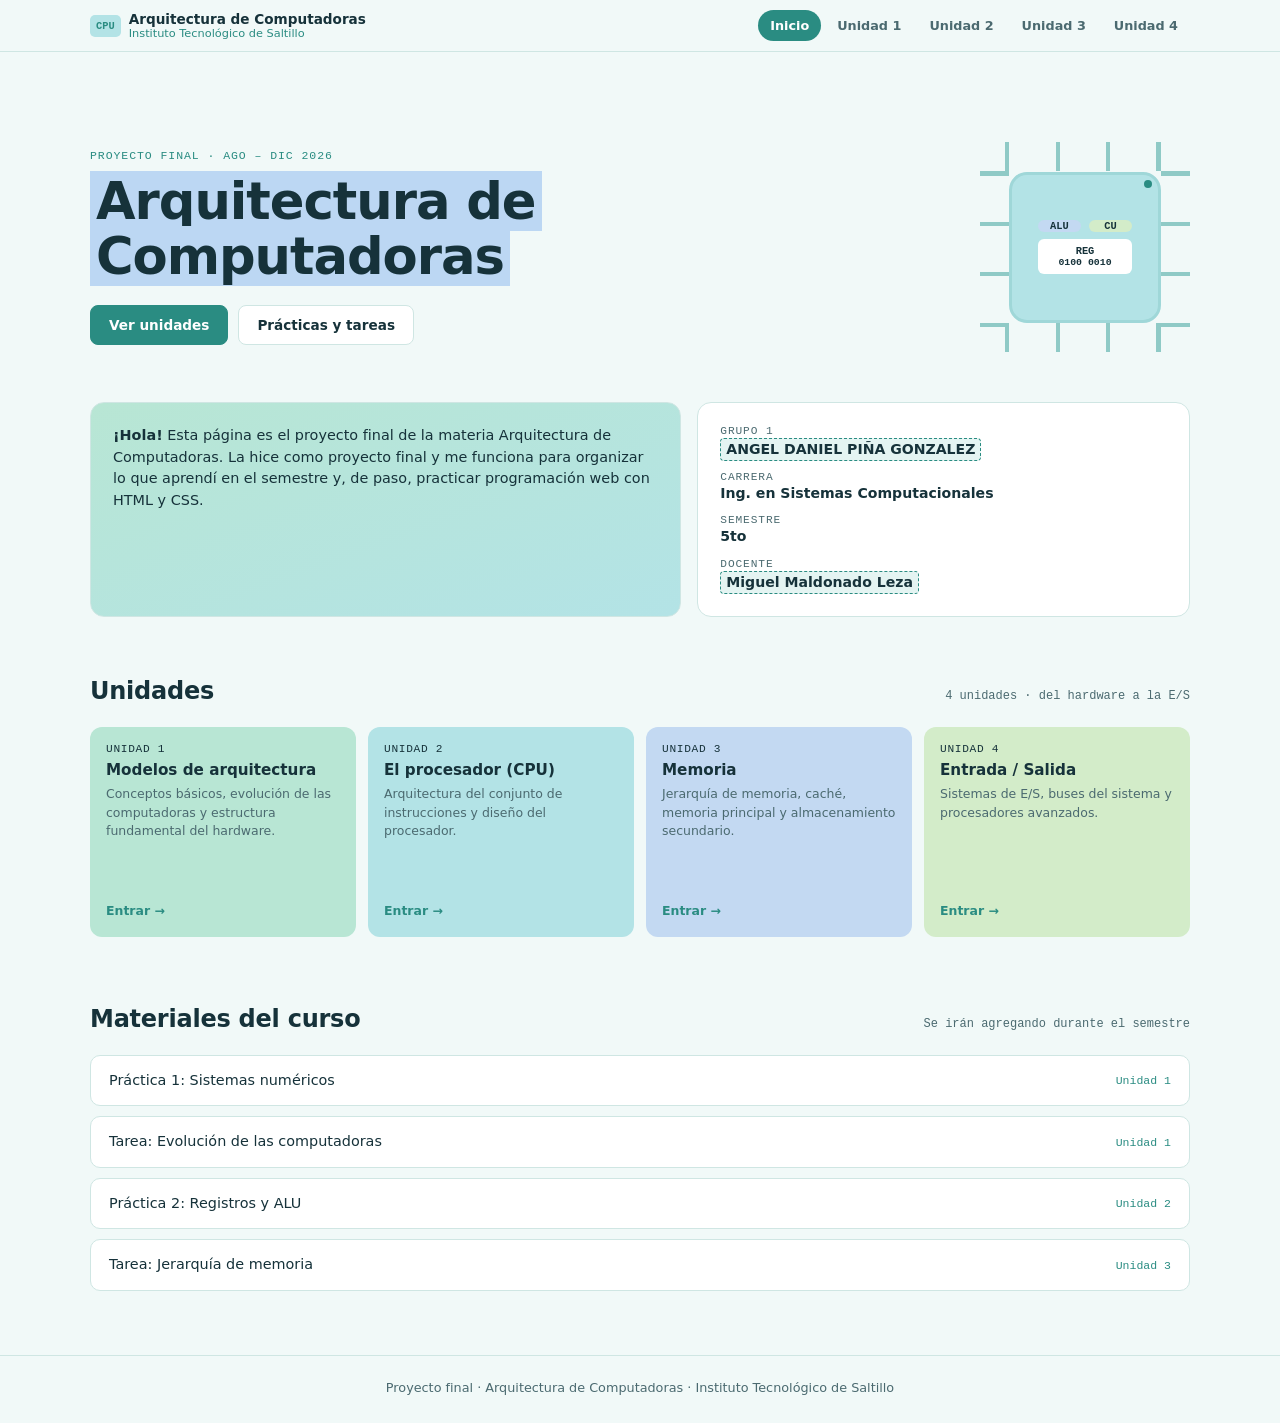
<file: index.html>
<!DOCTYPE html>
<html lang="es">
<head>
<meta charset="UTF-8">
<meta name="viewport" content="width=device-width, initial-scale=1">
<title>Arquitectura de Computadoras</title>
<link rel="stylesheet" href="style.css">
</head>
<body>

<header>
  <div class="wrap">
    <a class="brand" href="#inicio"><span class="logo">CPU</span><span>Arquitectura de Computadoras<small>Instituto Tecnológico de Saltillo</small></span></a>
    <nav id="menu">
      <a href="#inicio" class="active">Inicio</a>
      <a href="#unidades">Unidad 1</a>
      <a href="#unidades">Unidad 2</a>
      <a href="#unidades">Unidad 3</a>
      <a href="#unidades">Unidad 4</a>
    </nav>
  </div>
</header>

<main>
  <section class="hero" id="inicio">
    <div class="wrap">
      <div>
        <p class="tag">PROYECTO FINAL · AGO – DIC 2026</p>
        <h1><span>Arquitectura de Computadoras</span></h1>
        <div class="btns">
          <a class="btn main" href="#unidades">Ver unidades</a>
          <a class="btn" href="#materiales">Prácticas y tareas</a>
        </div>
      </div>
      <div class="chip" aria-hidden="true">
        <div class="pins"></div>
        <div class="die">
          <div class="alu">ALU</div><div class="cu">CU</div>
          <div class="reg">REG<b id="bits">0100 0001</b></div>
        </div>
        <i class="dot"></i>
      </div>
    </div>
  </section>

  <div class="wrap">
    <section class="intro">
      <div class="box about">
        <p><b>¡Hola!</b> Esta página es el proyecto final de la materia Arquitectura de Computadoras. La hice como proyecto final y me funciona para organizar lo que aprendí en el semestre y, de paso, practicar programación web con HTML y CSS.</p>
      </div>
      <dl class="box data">
        <dt>GRUPO 1</dt><dd class="hl">ANGEL DANIEL PIÑA GONZALEZ</dd>
        <dt>CARRERA</dt><dd>Ing. en Sistemas Computacionales</dd>
        <dt>SEMESTRE</dt><dd>5to</dd>
        <dt>DOCENTE</dt><dd class="hl">Miguel Maldonado Leza</dd>
      </dl>
    </section>

    <section id="unidades">
      <div class="head"><h2>Unidades</h2><p>4 unidades · del hardware a la E/S</p></div>
      <div class="grid">
        <a class="card u1" href="#"><small>UNIDAD 1</small><h3>Modelos de arquitectura</h3><p>Conceptos básicos, evolución de las computadoras y estructura fundamental del hardware.</p><span class="go">Entrar →</span></a>
        <a class="card u2" href="#"><small>UNIDAD 2</small><h3>El procesador (CPU)</h3><p>Arquitectura del conjunto de instrucciones y diseño del procesador.</p><span class="go">Entrar →</span></a>
        <a class="card u3" href="#"><small>UNIDAD 3</small><h3>Memoria</h3><p>Jerarquía de memoria, caché, memoria principal y almacenamiento secundario.</p><span class="go">Entrar →</span></a>
        <a class="card u4" href="#"><small>UNIDAD 4</small><h3>Entrada / Salida</h3><p>Sistemas de E/S, buses del sistema y procesadores avanzados.</p><span class="go">Entrar →</span></a>
      </div>
    </section>

    <section id="materiales">
      <div class="head"><h2>Materiales del curso</h2><p>Se irán agregando durante el semestre</p></div>
      <div class="list" id="lista"></div>
    </section>
  </div>
</main>

<footer>Proyecto final · Arquitectura de Computadoras · Instituto Tecnológico de Saltillo</footer>

<script src="script.js"></script>
</body>
</html>
</file>
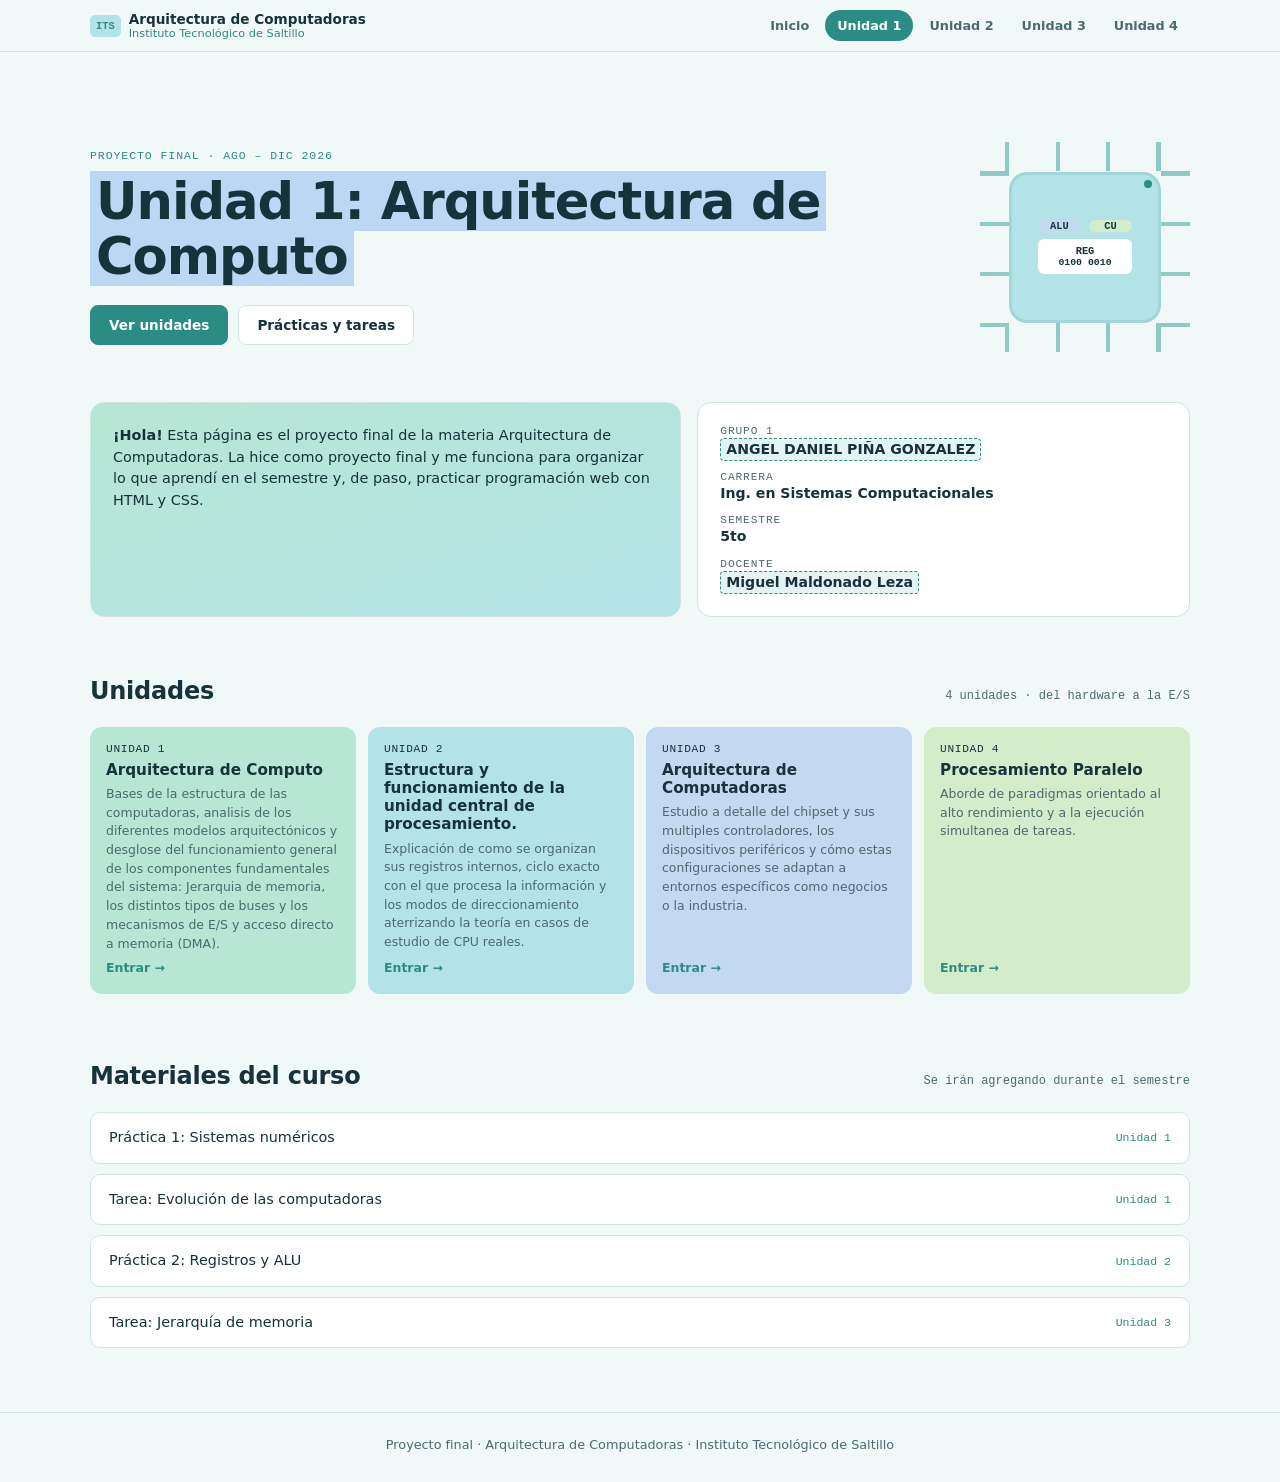
<file: unidad1.html>
<!DOCTYPE html>
<html lang="es">
<head>
<meta charset="UTF-8">
<meta name="viewport" content="width=device-width, initial-scale=1">
<title>Unidad 1</title>
<link rel="stylesheet" href="style.css">
</head>
<body>

<header>
  <div class="wrap">
    <a class="brand" href="#inicio"><span class="logo">ITS</span><span>Arquitectura de Computadoras<small>Instituto Tecnológico de Saltillo</small></span></a>
    <nav id="menu">
      <a href="index.html" >Inicio</a>
      <a href="#inicio" class="active">Unidad 1</a>
      <a href="#unidades">Unidad 2</a>
      <a href="#unidades">Unidad 3</a>
      <a href="#unidades">Unidad 4</a>
    </nav>
  </div>
</header>

<main>
  <section class="hero" id="inicio">
    <div class="wrap">
      <div>
        <p class="tag">PROYECTO FINAL · AGO – DIC 2026</p>
        <h1><span>Unidad 1: Arquitectura de Computo</span></h1>
        <div class="btns">
          <a class="btn main" href="#unidades">Ver unidades</a>
          <a class="btn" href="#materiales">Prácticas y tareas</a>
        </div>
      </div>
      <div class="chip" aria-hidden="true">
        <div class="pins"></div>
        <div class="die">
          <div class="alu">ALU</div><div class="cu">CU</div>
          <div class="reg">REG<b id="bits">0100 0001</b></div>
        </div>
        <i class="dot"></i>
      </div>
    </div>
  </section>

  <div class="wrap">
    <section class="intro">
      <div class="box about">
        <p><b>¡Hola!</b> Esta página es el proyecto final de la materia Arquitectura de Computadoras. La hice como proyecto final y me funciona para organizar lo que aprendí en el semestre y, de paso, practicar programación web con HTML y CSS.</p>
      </div>
      <dl class="box data">
        <dt>GRUPO 1</dt><dd class="hl">ANGEL DANIEL PIÑA GONZALEZ</dd>
        <dt>CARRERA</dt><dd>Ing. en Sistemas Computacionales</dd>
        <dt>SEMESTRE</dt><dd>5to</dd>
        <dt>DOCENTE</dt><dd class="hl">Miguel Maldonado Leza</dd>
      </dl>
    </section>

    <section id="unidades">
      <div class="head"><h2>Unidades</h2><p>4 unidades · del hardware a la E/S</p></div>
      <div class="grid">
        <a class="card u1" href="#"><small>UNIDAD 1</small><h3>Arquitectura de Computo</h3><p>Bases de la estructura de las computadoras, analisis de los diferentes modelos arquitectónicos
          y desglose del funcionamiento general de los componentes fundamentales del sistema: Jerarquia de memoria, los distintos tipos de buses y
          los mecanismos de E/S y acceso directo a memoria (DMA).
        </p><span class="go">Entrar →</span></a>
        <a class="card u2" href="#"><small>UNIDAD 2</small><h3>Estructura y funcionamiento de la unidad central de procesamiento.</h3>
          <p>Explicación de como se organizan sus registros internos, ciclo exacto con el que procesa  la información y
            los modos  de direccionamiento aterrizando la teoría en casos de estudio de CPU reales.
          </p><span class="go">Entrar →</span></a>
        <a class="card u3" href="#"><small>UNIDAD 3</small><h3>Arquitectura de Computadoras</h3>
          <p>Estudio a detalle del chipset y sus multiples controladores, los dispositivos periféricos y cómo 
            estas configuraciones se adaptan a entornos específicos como negocios o la industria.
          </p><span class="go">Entrar →</span></a>
        <a class="card u4" href="#"><small>UNIDAD 4</small><h3>Procesamiento Paralelo</h3>
          <p>Aborde de paradigmas orientado al alto rendimiento y a la ejecución simultanea de tareas.</p><span class="go">Entrar →</span></a>
      </div>
    </section>

    <section id="materiales">
      <div class="head"><h2>Materiales del curso</h2><p>Se irán agregando durante el semestre</p></div>
      <div class="list" id="lista"></div>
    </section>
  </div>
</main>

<footer>Proyecto final · Arquitectura de Computadoras · Instituto Tecnológico de Saltillo</footer>

<script src="script.js"></script>
</body>
</html>
</file>
<file: style.css>
:root{
  --bg:#f1f9f8; --ink:#16323a; --muted:#4b6a70; --teal:#2a8c82; --line:#cfe6e3;
  --c1:#b8e6d4; --c2:#b3e3e6; --c3:#c3d9f2; --c4:#d3ecc9; --card:#fff;
  --sans:"Plus Jakarta Sans","Segoe UI",system-ui,sans-serif;
  --mono:"JetBrains Mono",ui-monospace,Consolas,monospace;
}

*{box-sizing:border-box;margin:0}
html{scroll-behavior:smooth;scroll-padding-top:70px}
body{font-family:var(--sans);background:var(--bg);color:var(--ink);line-height:1.5;min-height:100vh}
a{color:inherit;text-decoration:none}
:focus-visible{outline:3px solid var(--teal);outline-offset:2px}
.wrap{width:min(1100px,92%);margin-inline:auto}

header{position:sticky;top:0;z-index:10;background:rgba(241,249,248,.92);backdrop-filter:blur(8px);border-bottom:1px solid var(--line)}
header .wrap{display:flex;align-items:center;justify-content:space-between;gap:12px;padding:10px 0;flex-wrap:wrap}
.brand{display:flex;align-items:center;gap:8px;font-weight:700;font-size:.85rem;line-height:1.2}
.brand small{display:block;font-weight:500;color:var(--teal)}
.logo{background:var(--c2);color:var(--teal);font:700 .65rem var(--mono);padding:5px 6px;border-radius:5px}
nav{display:flex;gap:4px;flex-wrap:wrap}
nav a{padding:6px 12px;border-radius:99px;font-size:.8rem;font-weight:600;color:var(--muted)}
nav a:hover{color:var(--ink)}
nav a.active{background:var(--teal);color:#fff}

.hero{padding:clamp(40px,8vw,90px) 0 clamp(30px,5vw,50px)}
.hero .wrap{display:grid;grid-template-columns:1fr auto;align-items:center;gap:32px}
.tag{font:500 .72rem var(--mono);letter-spacing:.08em;color:var(--teal);margin-bottom:12px}
h1{font-size:clamp(2rem,5vw,3.2rem);line-height:1.08;letter-spacing:-.02em;margin-bottom:20px}
h1 span{background:#bcd7f3;padding:0 6px;box-decoration-break:clone;-webkit-box-decoration-break:clone}
.btns{display:flex;gap:10px;flex-wrap:wrap}
.btn{padding:9px 18px;border-radius:8px;font-weight:700;font-size:.85rem;border:1px solid var(--line);background:#fff;cursor:pointer;transition:transform .15s}
.btn:hover{transform:translateY(-2px)}
.btn.main{background:var(--teal);border-color:var(--teal);color:#fff}


.chip{width:clamp(150px,20vw,210px);aspect-ratio:1;position:relative}
.chip .pins{position:absolute;inset:0;background:
  repeating-linear-gradient(90deg,transparent 0 12%,#8fcac6 12% 14%,transparent 14% 24%) top/100% 14% no-repeat,
  repeating-linear-gradient(90deg,transparent 0 12%,#8fcac6 12% 14%,transparent 14% 24%) bottom/100% 14% no-repeat,
  repeating-linear-gradient(0deg,transparent 0 12%,#8fcac6 12% 14%,transparent 14% 24%) left/14% 100% no-repeat,
  repeating-linear-gradient(0deg,transparent 0 12%,#8fcac6 12% 14%,transparent 14% 24%) right/14% 100% no-repeat}
.die{position:absolute;inset:14%;background:var(--c2);border:3px solid #9fd7d8;border-radius:18px;padding:12%;display:grid;grid-template-columns:1fr 1fr;gap:8%;align-content:center}
.die div{border-radius:6px;display:grid;place-items:center;font:600 clamp(.5rem,1vw,.65rem) var(--mono)}
.alu{background:#c3d9f2}.cu{background:#d3ecc9}
.reg{grid-column:1/-1;background:#fff;padding:6px;text-align:center;flex-direction:column}
.reg b{display:block;font-size:.95em}
.dot{position:absolute;top:18%;right:18%;width:8px;height:8px;border-radius:50%;background:var(--teal);animation:blink 2s infinite}
@keyframes blink{50%{opacity:.25}}

.intro{display:grid;grid-template-columns:1.2fr 1fr;gap:16px;margin-bottom:56px}
.box{border-radius:14px;padding:22px;border:1px solid var(--line)}
.about{background:linear-gradient(160deg,var(--c1),var(--c2));font-size:.9rem;min-height:140px}
.data{background:var(--card)}
.data dt{font:500 .7rem var(--mono);color:var(--muted);margin-top:10px;letter-spacing:.08em}
.data dt:first-child{margin-top:0}
.data dd{font-weight:700;font-size:.88rem}
.data dd.hl{display:inline-block;border:1.5px dashed var(--teal);border-radius:4px;padding:0 5px;background:#e4f4f2}

.head{display:flex;justify-content:space-between;align-items:baseline;gap:12px;flex-wrap:wrap;margin-bottom:18px}
h2{font-size:1.5rem;letter-spacing:-.01em}
.head p{font:500 .75rem var(--mono);color:var(--muted)}
.grid{display:grid;grid-template-columns:repeat(auto-fit,minmax(210px,1fr));gap:12px;margin-bottom:64px}
.card{border-radius:12px;padding:16px;display:flex;flex-direction:column;gap:6px;min-height:210px;transition:transform .2s,box-shadow .2s}
.card:hover{transform:translateY(-4px);box-shadow:0 10px 24px rgba(22,50,58,.12)}
.card small{font:500 .7rem var(--mono);letter-spacing:.06em}
.card h3{font-size:.95rem;line-height:1.2}
.card p{font-size:.78rem;color:var(--muted);flex:1}
.card .go{font-size:.78rem;font-weight:700;color:var(--teal)}
.u1{background:var(--c1)}.u2{background:var(--c2)}.u3{background:var(--c3)}.u4{background:var(--c4)}
 
.list{display:grid;gap:10px;margin-bottom:64px}
.item{display:flex;justify-content:space-between;align-items:center;gap:12px;background:#fff;border:1px solid var(--line);border-radius:10px;padding:14px 18px;font-size:.9rem}
.item span{font:500 .72rem var(--mono);color:var(--teal);white-space:nowrap}
footer{border-top:1px solid var(--line);padding:22px 0;text-align:center;font-size:.8rem;color:var(--muted)}
 
@media(max-width:760px){
  .hero .wrap,.intro{grid-template-columns:1fr}
  .chip{order:-1;margin-inline:auto}
}
@media(min-width:1600px){html{font-size:112%}}
@media(prefers-reduced-motion:reduce){*{animation:none!important;transition:none!important;scroll-behavior:auto!important}}
</file>
